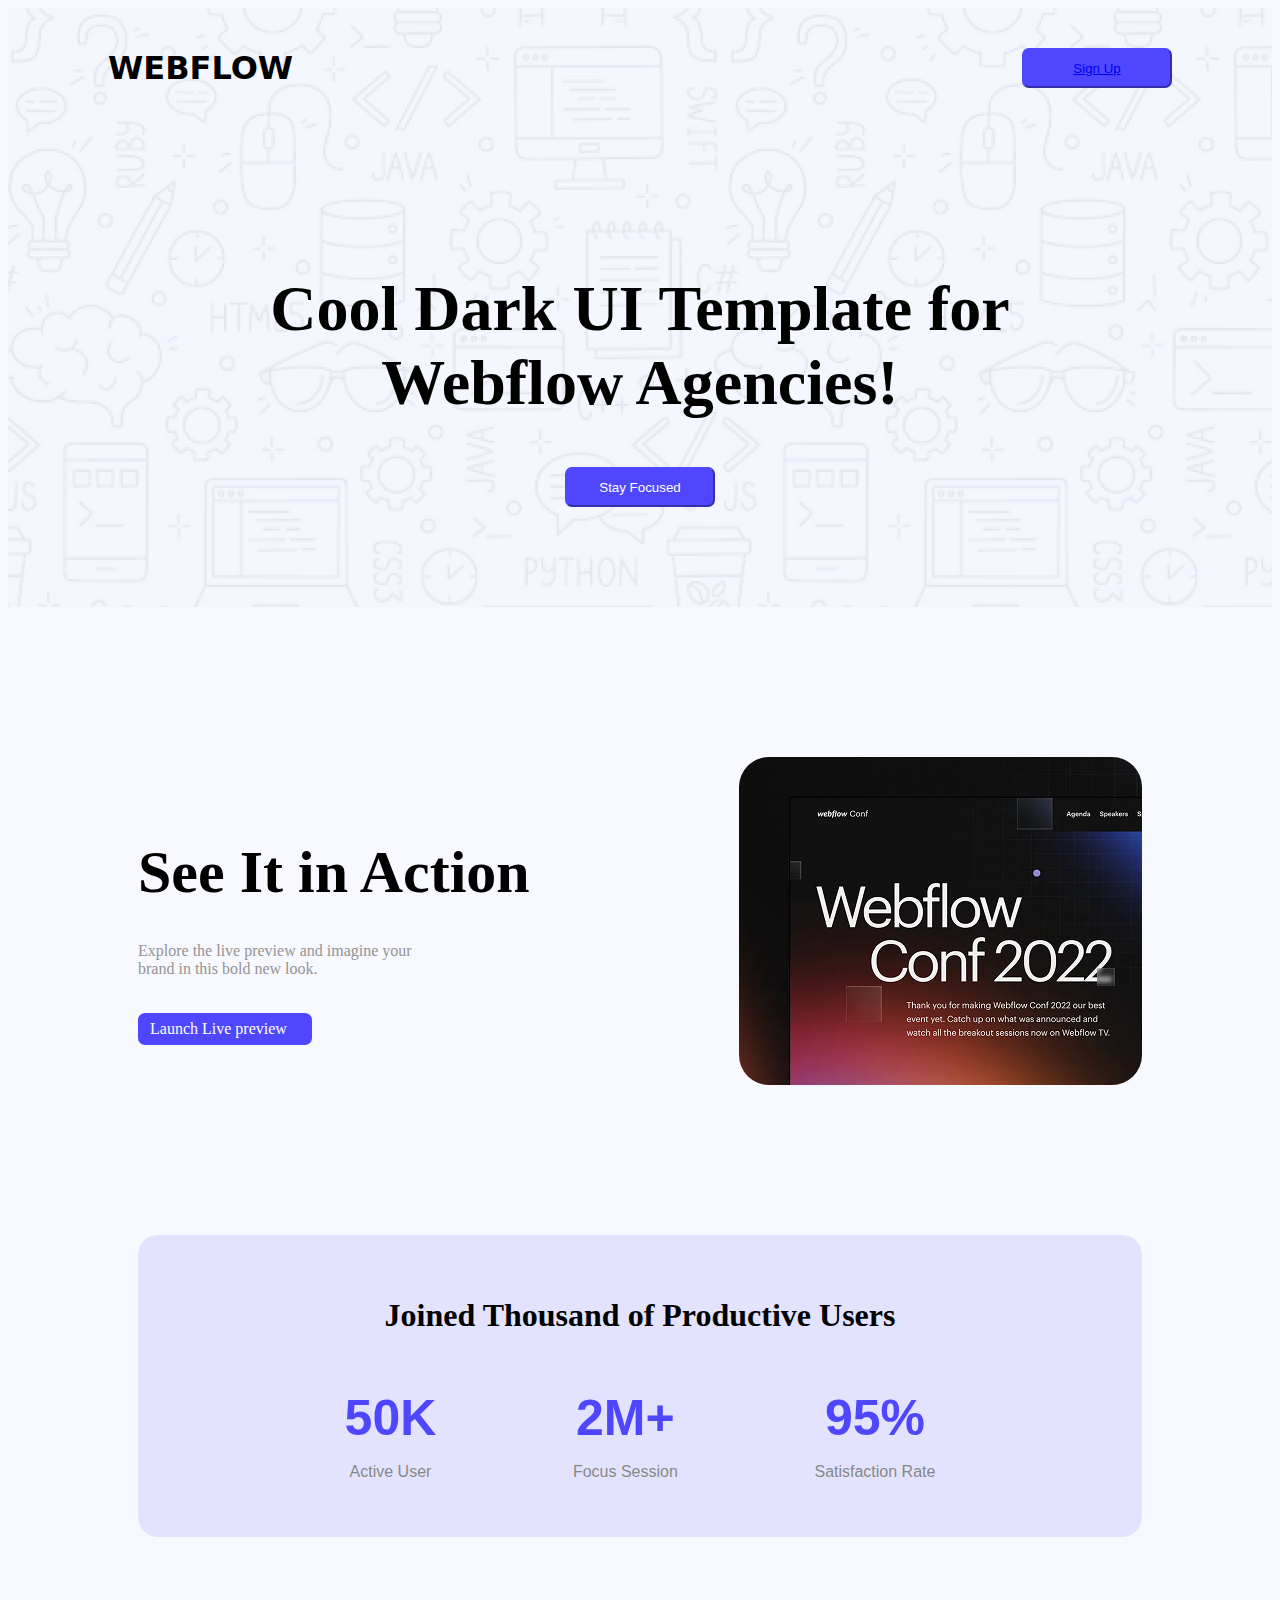
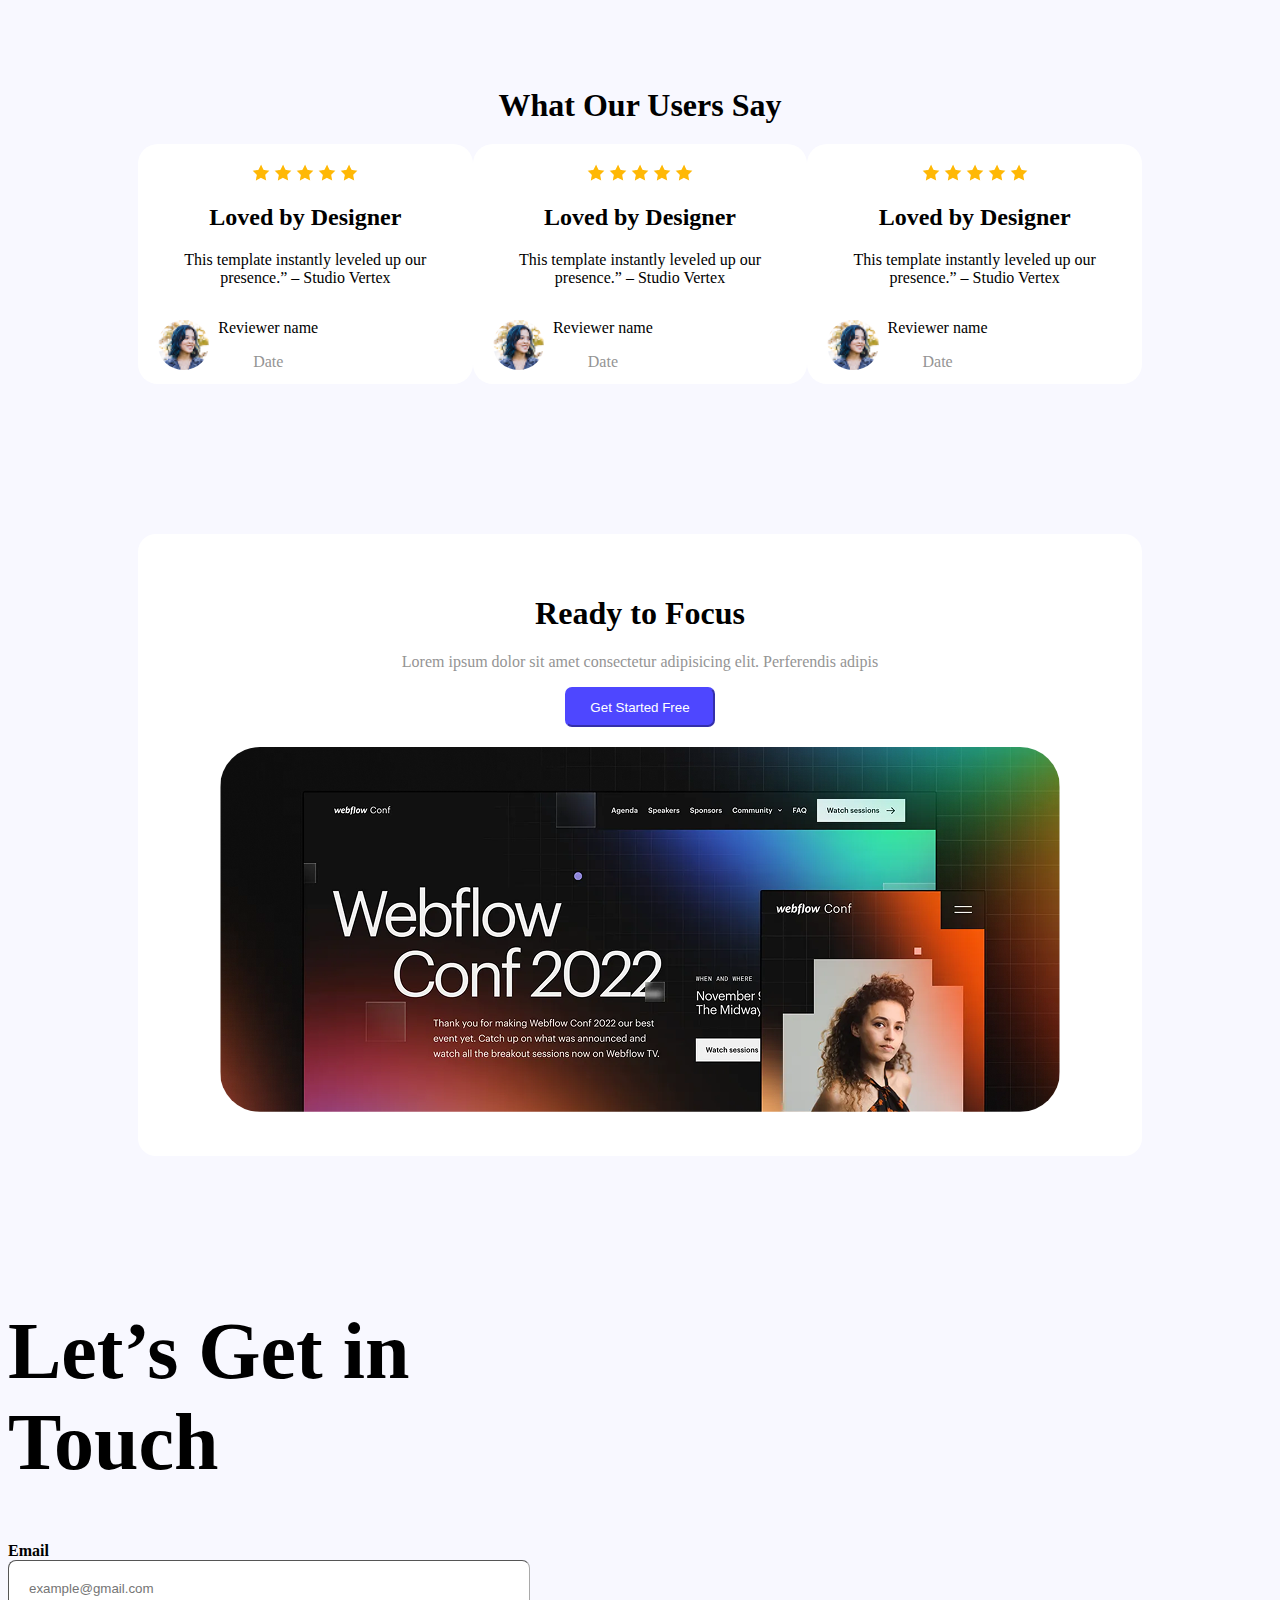
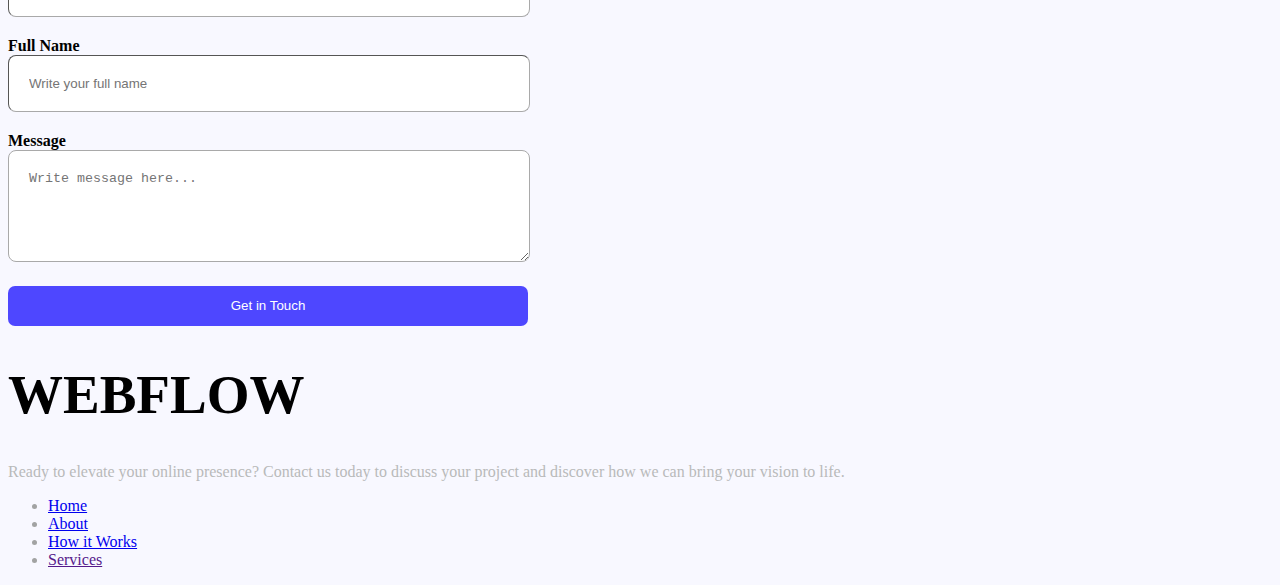
<file: index.html>
<!DOCTYPE html>
<html lang="en">
<head>
    <meta charset="UTF-8">
    <meta name="viewport" content="width=device-width, initial-scale=1.0">
    <title>Webflow</title>
    <link rel="stylesheet" href="style.css">
</head>
<body>
    <header>
        <nav>
            <h1 style="font-family: system-ui, -apple-system, BlinkMacSystemFont, 'Segoe UI', Roboto, Oxygen, Ubuntu, Cantarell, 'Open Sans', 'Helvetica Neue', sans-serif;" class="navH1">WEBFLOW</h1>
            <button class="btn"><a href="./files/login.html">Sign Up</a></button>
        </nav>
        <div id="hSec">
            <h1 id="headerH1">Cool Dark UI Template for <br> Webflow Agencies!</h1>
            <button class="btn">Stay Focused</button>
        </div>
    </header>
    <main>
        <div id="action">
            <div id="text">
                <h1 id="h1action">See It in Action</h1>
                <p style="color: hsl(0, 0%, 58%);" id="pact">Explore the live preview and imagine your <br> brand in this bold new look.</p>
                <div style="height: auto;" class="btn">Launch Live preview</div>
            </div>
            <img class="pic" style="border-radius: 30px;" src="Assets/wc-mini.png" alt="">
        </div>

        <div id="product">
            <h1>Joined Thousand of Productive Users</h1>
            <div id="card">
                <div style="font-family: 'Gill Sans', 'Gill Sans MT', Calibri, 'Trebuchet MS', sans-serif;" class="prCard">
                    <h1>50K</h1>
                    <p>Active User</p>
                </div>
                <div style="font-family: 'Gill Sans', 'Gill Sans MT', Calibri, 'Trebuchet MS', sans-serif;" class="prCard">
                    <h1>2M+</h1>
                    <p>Focus Session</p>
                </div>
                <div style="font-family: 'Gill Sans', 'Gill Sans MT', Calibri, 'Trebuchet MS', sans-serif;" class="prCard">
                    <h1>95%</h1>
                    <p>Satisfaction Rate</p>
                </div>
            </div>
        </div>

        <div id="review">
            <h1 style="text-align: center; margin-bottom: 20px;">What Our Users Say</h1>
            <div id="cards-holder">
                <div class="rCard">
                    <div>
                        <img src="Assets/icon-star.png" alt="">
                        <img src="Assets/icon-star.png" alt="">
                        <img src="Assets/icon-star.png" alt="">
                        <img src="Assets/icon-star.png" alt="">
                        <img src="Assets/icon-star.png" alt="">
                    </div>
                    <h2>Loved by Designer</h2>
                    <p>This template instantly leveled up our presence.” – Studio Vertex</p>
                    <div id="img-box">
                        <img style="height: 50px; border-radius: 50%; margin-right: 9px;" src="Assets/avatar.png" alt="">
                        <div>
                            <p>Reviewer name</p>
                            <p style="color: hsl(0, 0%, 58%);">Date</p>
                        </div>
                    </div>

                </div>
                <div class="rCard">
                    <div>
                        <img src="Assets/icon-star.png" alt="">
                        <img src="Assets/icon-star.png" alt="">
                        <img src="Assets/icon-star.png" alt="">
                        <img src="Assets/icon-star.png" alt="">
                        <img src="Assets/icon-star.png" alt="">
                    </div>
                    <h2>Loved by Designer</h2>
                    <p>This template instantly leveled up our presence.” – Studio Vertex</p>
                    <div id="img-box">
                        <img style="height: 50px; border-radius: 50%; margin-right: 9px;" src="Assets/avatar.png" alt="">
                        <div>
                            <p>Reviewer name</p>
                            <p style="color: hsl(0, 0%, 58%);">Date</p>
                        </div>
                    </div>

                </div>
                <div class="rCard">
                    <div>
                        <img src="Assets/icon-star.png" alt="">
                        <img src="Assets/icon-star.png" alt="">
                        <img src="Assets/icon-star.png" alt="">
                        <img src="Assets/icon-star.png" alt="">
                        <img src="Assets/icon-star.png" alt="">
                    </div>
                    <h2>Loved by Designer</h2>
                    <p>This template instantly leveled up our presence.” – Studio Vertex</p>
                    <div id="img-box">
                        <img style="height: 50px; border-radius: 50%; margin-right: 9px;" src="Assets/avatar.png" alt="">
                        <div>
                            <p>Reviewer name</p>
                            <p style="color: hsl(0, 0%, 58%);">Date</p>
                        </div>
                    </div>

                </div>
            </div>
        </div>

        <div id="focus">
            <h1>
                Ready to Focus
            </h1>
            <p style="color: hsl(0, 0%, 58%);">Lorem ipsum dolor sit amet consectetur adipisicing elit. Perferendis adipis</p>
            <button style="margin-bottom: 20px;" class="btn">Get Started Free</button>
            <div>
                <img class="pic" style="border-radius: 40px;" src="Assets/wc-big.png" alt="">
            </div>
        </div>

        <div id="form-banner">
            <h1 style="font-size: 80px;">
                Let’s Get in <br>Touch
            </h1>
            <div class="form-content">
                <label for="email"><b>Email</b></label><br>
                <input style=" width: 480px; margin-bottom: 20px; border-radius: 8px; padding: 20px; border-width: 1px; border-color: darkgray" type="email" name="" id="email" placeholder="example@gmail.com"><br>

                <label for="name"><b>Full Name</b></label><br>
                <input style=" width: 480px; margin-bottom: 20px; border-radius: 8px; padding: 20px; border-width: 1px; border-color: darkgray;" type="text" name="" id="name" placeholder="Write your full name"><br>

                <label for="message"><b>Message</b></label><br>
                <textarea style="height: 70px; width: 480px; border-radius: 8px; padding: 20px;border-width: 1px; border-color: darkgray; margin-bottom: 20px" name="" id="message" placeholder="Write message here..."></textarea><br>
                <button style="width: 520px; border-width: 0px;" class="btn">Get in Touch</button>

            </div>

        </div>
    </main>
    <footer>
        <h1 style="font-size: 55px;" class="navH1">WEBFLOW</h1>
        <p style="color: rgb(184, 186, 186);">Ready to elevate your online presence? Contact us today to discuss your project and discover how we can bring your vision to life.</p>
        <ul style="color: rgb(162, 163, 163);" id="ul">
            <li><a href="#">Home</a></li>
            <li><a href="#action">About</a></li>
            <li><a href="#focus">How it Works</a></li>
            <li><a href="">Services</a></li>
        </ul>
    </footer>
</body>
</html>
</file>
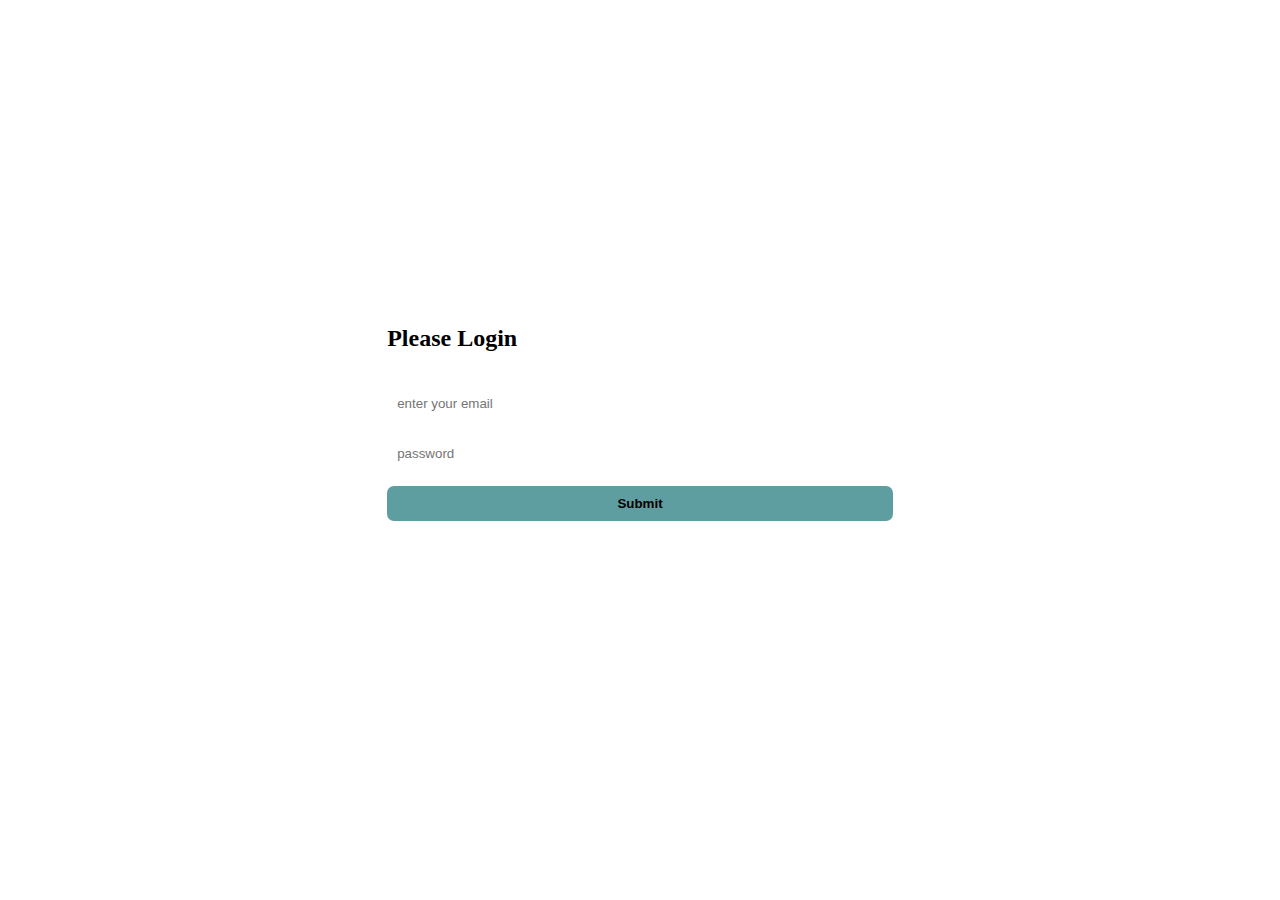
<file: files/login.html>
<!DOCTYPE html>
<html lang="en">
<head>
    <meta charset="UTF-8">
    <meta name="viewport" content="width=device-width, initial-scale=1.0">
    <title>Log in</title>
    <link rel="stylesheet" href="../files/login.css">
</head>
<body>
    <div class="login-container">
        
        <form class="login-form">
            <h2>Please Login</h2>
            <input type="email" name="" id="" placeholder="enter your email" required>
            <input type="password" placeholder="password" required>
            <input id="submit" type="submit">
        </form>
    </div>
    
</body>
</html>
</file>
<file: style.css>
body{
    background-color: #4d47ff0a;
}

header{
    background-image: url(Assets/Hero-bg.png);
    margin-top: 0%;
    margin-bottom: 150px;
}

nav{
    display: flex;
    justify-content: space-between;
    align-items: center;
    padding: 20px 100px;
}
.btn{
    padding: 7px 12px;
    width: 150px;
    height: 40px;
    border-radius: 7px;
    background-color: #4E47FF;
    color: white;
    border-color: #4E47FF;
    align-items: center;
}

#hSec{
   text-align: center; 
   padding: 100px;
   font-size: xx-large;
}

#action{
    display: flex;
    justify-content: space-between;
    margin-left: 130px;
    margin-right: 130px;
    align-items: center;
    margin-bottom: 150px;
}
#h1action{
    font-size: 60px;
    margin-bottom: 35px;
}

#pact{
    margin-bottom: 35px;
}
#product{
    text-align: center;
    background-color: #4d47ff1d ;
    margin: 0px 130px 0px 130px;
    border-radius: 20px;
    padding: 40px 70px;
    margin-bottom: 150px;
}

#card{
    display: flex;
    justify-content: space-evenly;
}
.prCard{
    color: #4E47FF;
}
.prCard p{
    color: rgb(134, 137, 137);

}
.prCard h1{
    font-size: 50px;
    margin-bottom: 6px;
}
#review{
    text-align: center;
    margin: 0px 130px 0px 130px;
    margin-bottom: 150px;
}
.rCard{
    background-color: white;
    width: 320px;
    height: 200px;
    padding: 20px;
    border-radius: 20px;
}
#img-box{
    display: flex;
    align-items: center;
}
#cards-holder{
    display: flex;
    justify-content: space-evenly;

}

#focus{
    text-align: center;
    margin: 0px 130px 0px 130px;
    background-color: white;
    border-radius: 18px;
    padding: 40px;
    margin-bottom: 150px;
}
</file>
<file: files/login.css>
.login-form{
    display: flex;
    flex-direction: column;
    width: 40%;
}

.login-form input{
    margin-top: 15px;
    border-radius: 7px;
    border: none;
    padding: 10px;
}
#submit{
    background-color: cadetblue;
    font-weight: bold;
    font-family: 'Segoe UI', Tahoma, Geneva, Verdana, sans-serif;
}
#submit:hover{
    background-color: rgb(108, 108, 89);
    cursor: pointer;
    transition-delay: 0.1s;
}
.login-container{
    display: flex;
    justify-content: center;
    height: 90vh;
    align-items: center;
}

@keyframes mymove {
  from {background-color: red;}
  to {background-color: blue;}
}
</file>
